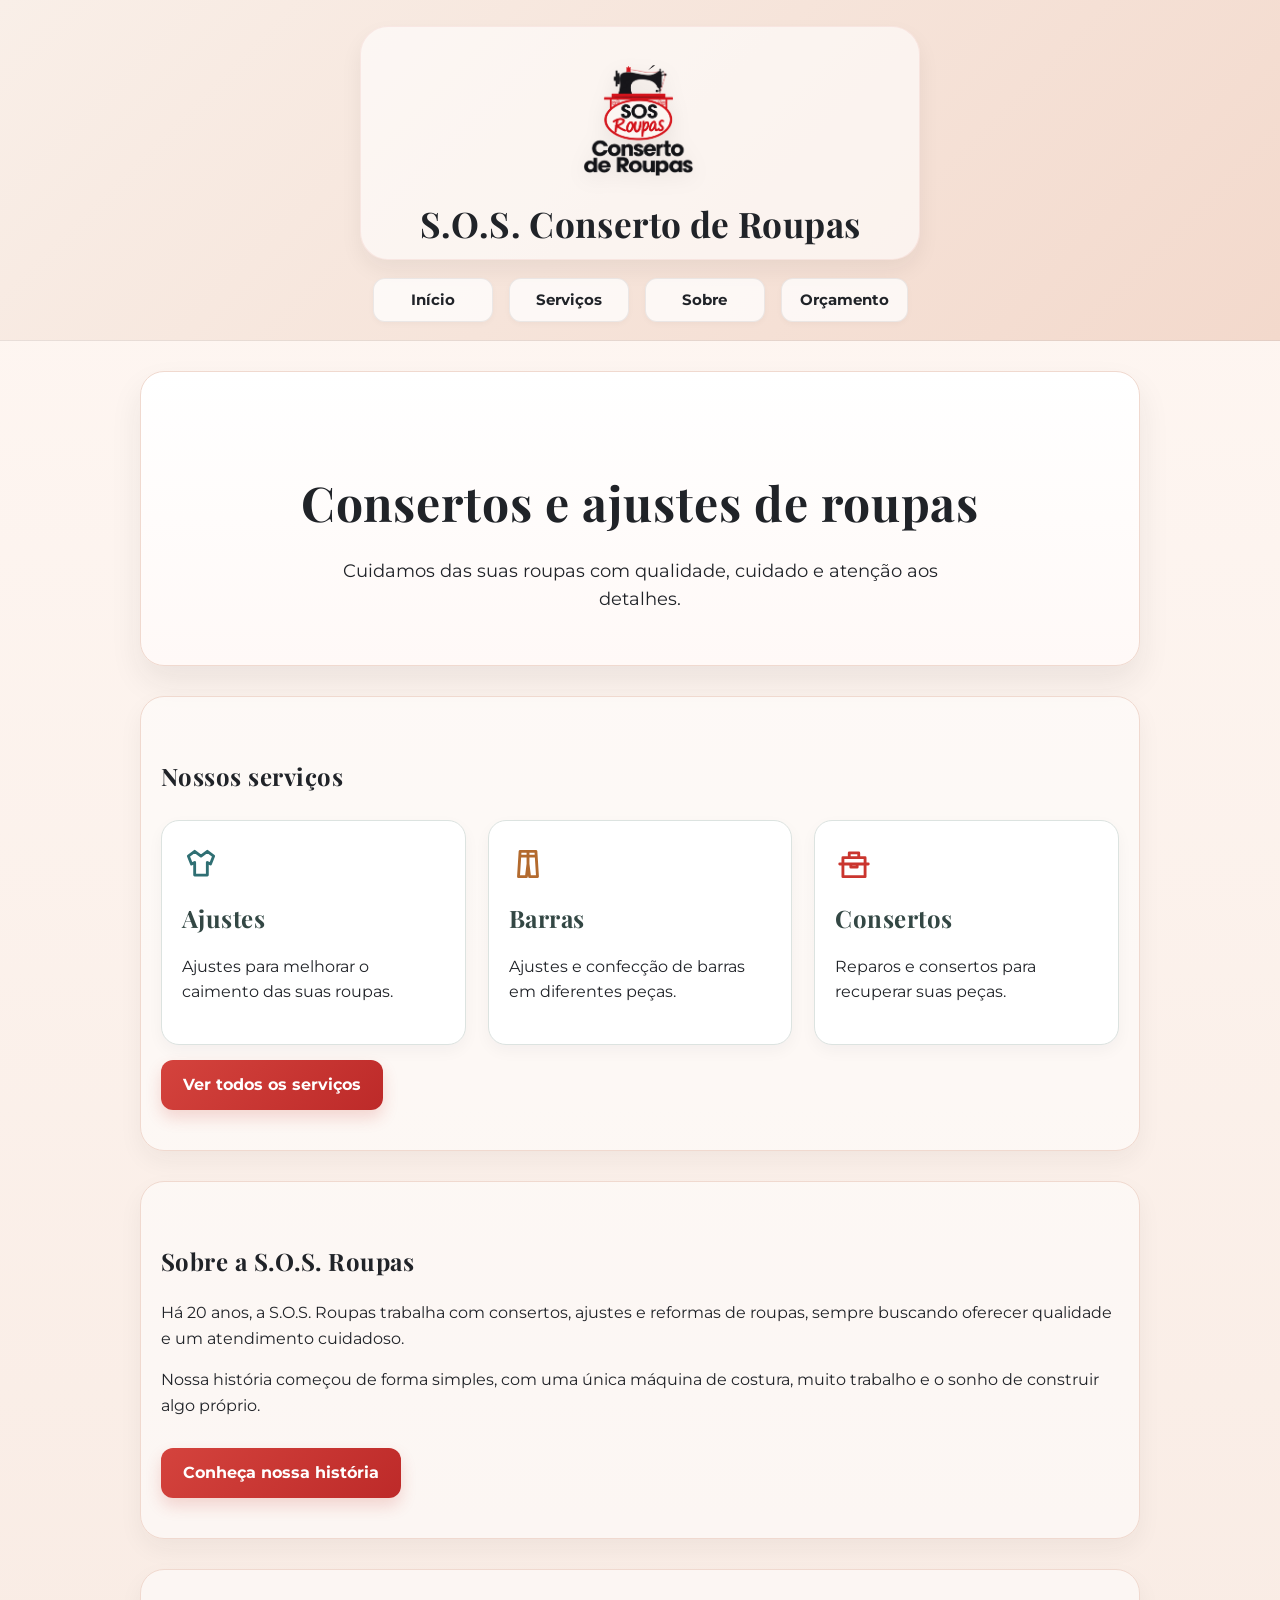
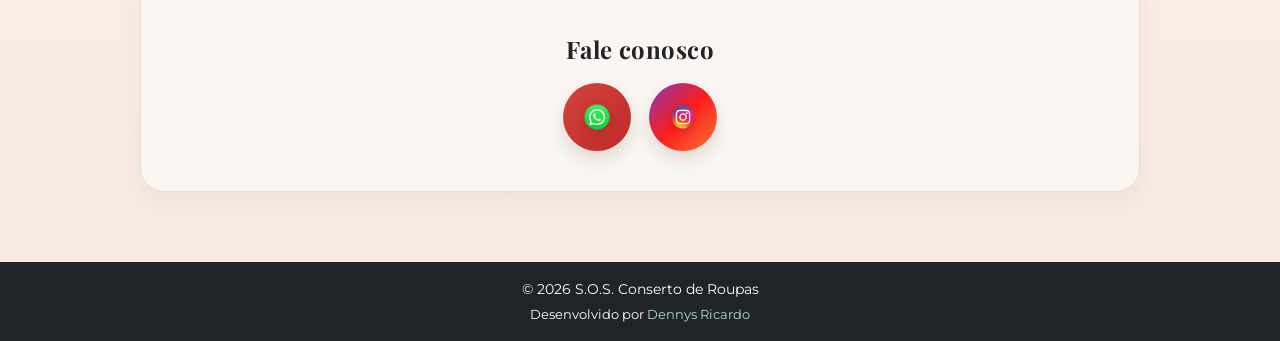
<file: index.html>
<!DOCTYPE html>
<html lang="pt-BR">

<head>
    <meta charset="UTF-8">
    <meta name="viewport" content="width=device-width, initial-scale=1.0">

    <link rel="preconnect" href="https://fonts.googleapis.com">
    <link rel="preconnect" href="https://fonts.gstatic.com" crossorigin>
    <link href="https://fonts.googleapis.com/css2?family=Montserrat:wght@400;500;600;700;800&family=Playfair+Display:wght@600;700;800&display=swap" rel="stylesheet">
    <link rel="stylesheet" href="style.css">

    <title>S.O.S. Conserto de Roupas</title>
</head>

<body>

    <!-- Cabeçalho -->
    <header>

        <div class="header-brand">
            <img class="logo" src="imagens/logo2.png" alt="Logo da S.O.S. Conserto de Roupas">
            <h1>S.O.S. Conserto de Roupas</h1>
        </div>

        <nav>
            <a href="index.html">Início</a>
            <a href="servicos.html">Serviços</a>
            <a href="sobre.html">Sobre</a>
            <a href="orcamento.html">Orçamento</a>
        </nav>

    </header>


    <!-- Conteúdo principal -->
    <main>

        <!-- Apresentação -->
        <section id="inicio">

            <h2>Consertos e ajustes de roupas</h2>

            <p>
                Cuidamos das suas roupas com qualidade,
                cuidado e atenção aos detalhes.
            </p>

        </section>


        <!-- Destaque dos serviços -->
        <section id="destaques">

            <h2>Nossos serviços</h2>

            <div class="lista-servicos">

                <article class="card-servico">

                    <span class="icone-servico" aria-hidden="true"><svg viewBox="0 0 24 24"><path d="m8 4 4 3 4-3 4 3-2 5-2-1v8H8v-8l-2 1-2-5 4-3Z" /></svg></span>
                    <h3>Ajustes</h3>

                    <p>
                        Ajustes para melhorar o caimento
                        das suas roupas.
                    </p>

                </article>


                <article class="card-servico">

                    <span class="icone-servico" aria-hidden="true"><svg viewBox="0 0 24 24"><path d="M7 4h10l1 16h-5l-1-8-1 8H6L7 4ZM8 7h8M12 4v8" /></svg></span>
                    <h3>Barras</h3>

                    <p>
                        Ajustes e confecção de barras
                        em diferentes peças.
                    </p>

                </article>


                <article class="card-servico">

                    <span class="icone-servico" aria-hidden="true"><svg viewBox="0 0 24 24"><path d="M5 8h14v12H5V8ZM9 8V5h6v3M3 12h18M10 12v2h4v-2" /></svg></span>
                    <h3>Consertos</h3>

                    <p>
                        Reparos e consertos para
                        recuperar suas peças.
                    </p>

                </article>

            </div>

            <a href="servicos.html">
                Ver todos os serviços
            </a>

        </section>


        <!-- Sobre a empresa -->
        <section id="sobre">

            <h2>Sobre a S.O.S. Roupas</h2>

            <p>
                Há 20 anos, a S.O.S. Roupas trabalha com consertos,
                ajustes e reformas de roupas, sempre buscando oferecer
                qualidade e um atendimento cuidadoso.
            </p>

            <p>
                Nossa história começou de forma simples, com uma única
                máquina de costura, muito trabalho e o sonho de
                construir algo próprio.
            </p>

            <a href="sobre.html">
                Conheça nossa história
            </a>

        </section>


        <section id="contato-rapido">

            <h2>Fale conosco</h2>

            <div class="botoes-contato">
                <a class="botao-social whatsapp" href="https://wa.me/558188065989" target="_blank" rel="noopener noreferrer" aria-label="Abrir WhatsApp">
                    <img class="icone-social" src="imagens/whatsapp-logo-png.webp" alt="Ícone do WhatsApp">
                </a>

                <a class="botao-social instagram" href="https://www.instagram.com/sos_roupas_/?utm_source=ig_web_button_share_sheet&igshid=OGQ5ZDc2ODk2ZA==" target="_blank" rel="noopener noreferrer" aria-label="Abrir Instagram">
                    <img class="icone-social" src="imagens/instagram-logo-png.webp" alt="Ícone do Instagram">
                </a>
            </div>

        </section>


        <!-- Chamada para orçamento -->
        <!-- <section id="chamada-orcamento">

            <h2>Precisa ajustar ou consertar uma roupa?</h2>

            <p>
                Solicite seu orçamento de forma rápida.
            </p>

            <a href="orcamento.html">
                Solicitar orçamento
            </a>

        </section> -->

    </main>


    <!-- Rodapé -->
    <footer>

        <p>
            &copy; 2026 S.O.S. Conserto de Roupas
        </p>
        <p class="footer-credit">
            Desenvolvido por
            <a href="https://www.linkedin.com/in/dennys-ricardo-55a051393?utm_source=share_via&amp;utm_content=profile&amp;utm_medium=member_android" target="_blank" rel="noopener noreferrer">Dennys Ricardo</a>
        </p>

    </footer>

</body>

</html>
</file>
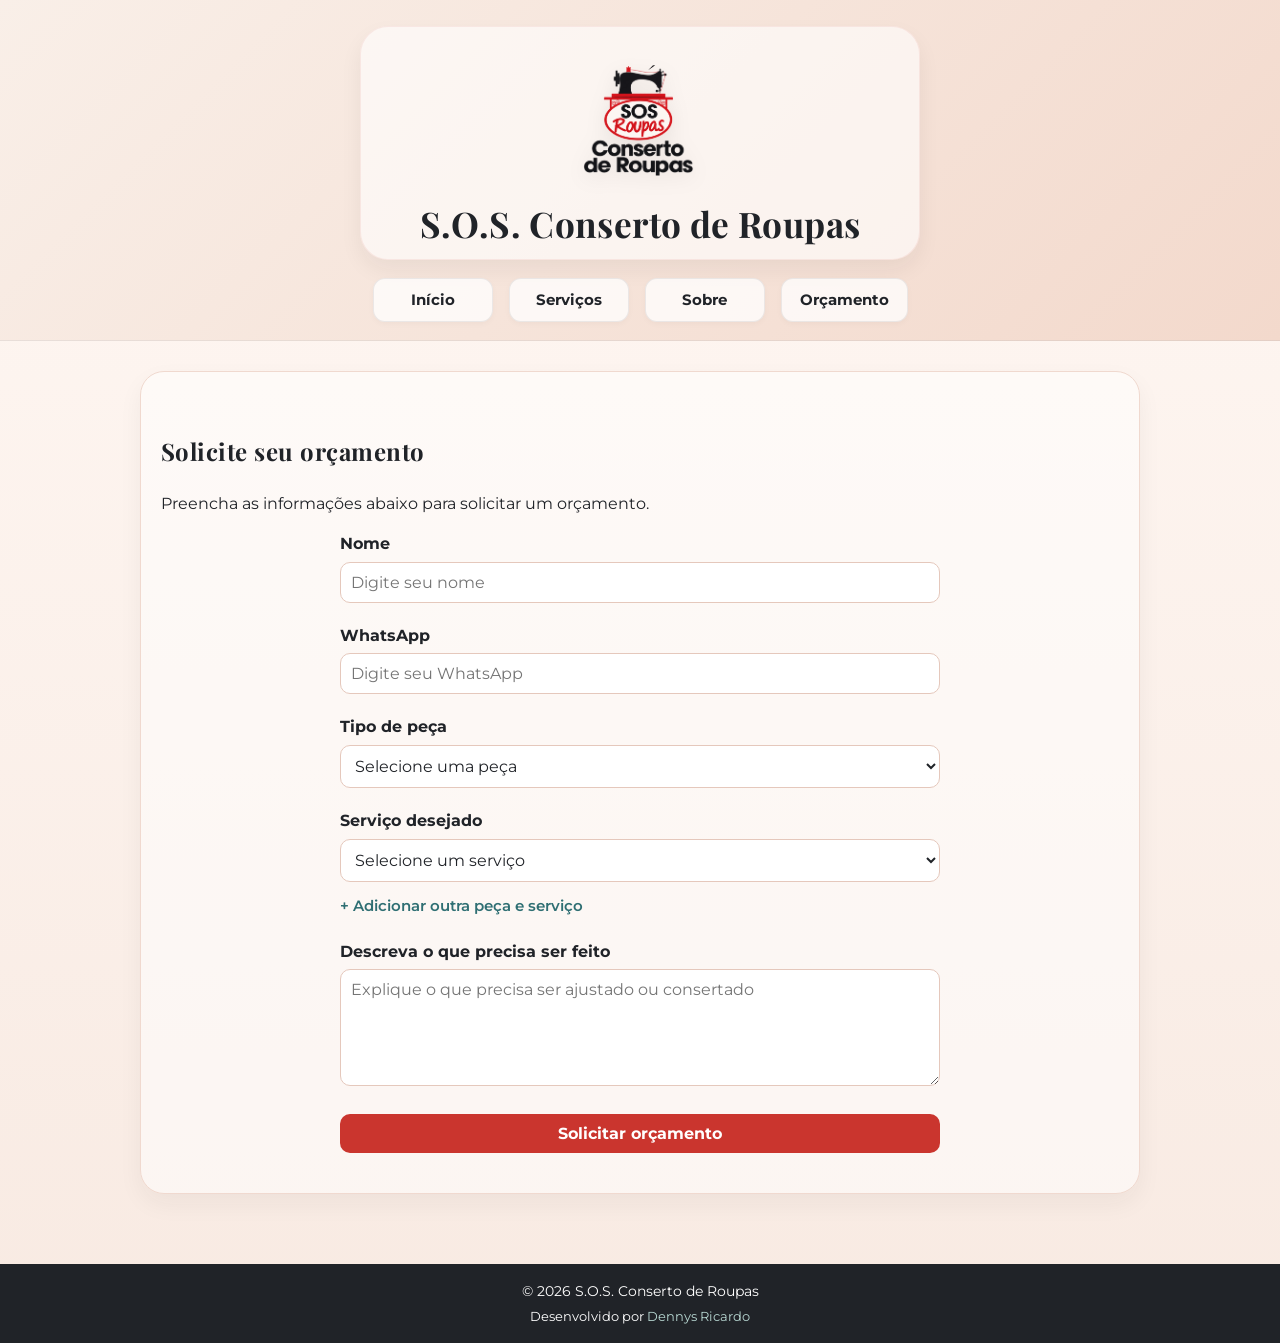
<file: orcamento.html>
<!DOCTYPE html>
<html lang="pt-BR">

<head>
    <meta charset="UTF-8">
    <meta name="viewport" content="width=device-width, initial-scale=1.0">

    <link rel="preconnect" href="https://fonts.googleapis.com">
    <link rel="preconnect" href="https://fonts.gstatic.com" crossorigin>
    <link href="https://fonts.googleapis.com/css2?family=Montserrat:wght@400;500;600;700;800&family=Playfair+Display:wght@600;700;800&display=swap" rel="stylesheet">
    <link rel="stylesheet" href="style.css">

    <title>Orçamento | S.O.S. Conserto de Roupas</title>
</head>

<body>

    <!-- Cabeçalho -->
    <header>

        <div class="header-brand">
            <img class="logo" src="imagens/logo2.png" alt="Logo da S.O.S. Conserto de Roupas">
            <h1>S.O.S. Conserto de Roupas</h1>
        </div>

        <nav>
            <a href="index.html">Início</a>
            <a href="servicos.html">Serviços</a>
            <a href="sobre.html">Sobre</a>
            <a href="orcamento.html">Orçamento</a>
        </nav>

    </header>


    <!-- Conteúdo principal -->
    <main>

        <section id="orcamento">

            <h2>Solicite seu orçamento</h2>

            <p>
                Preencha as informações abaixo para solicitar
                um orçamento.
            </p>


            <!-- Formulário -->
            <form id="formulario-orcamento">

                <!-- Nome -->
                <div class="campo">

                    <label for="nome">
                        Nome
                    </label>

                    <input
                        type="text"
                        id="nome"
                        name="nome"
                        placeholder="Digite seu nome"
                    >

                </div>


                <!-- WhatsApp -->
                <div class="campo">

                    <label for="whatsapp">
                        WhatsApp
                    </label>

                    <input
                        type="tel"
                        id="whatsapp"
                        name="whatsapp"
                        placeholder="Digite seu WhatsApp"
                    >

                </div>


                <!-- Tipo de peça -->
                <div class="campo">

                    <label for="peca">
                        Tipo de peça
                    </label>

                    <select id="peca" name="peca">

                        <option value="">
                            Selecione uma peça
                        </option>

                        <option value="calca">
                            Calça
                        </option>

                        <option value="camisa">
                            Camisa
                        </option>

                        <option value="vestido">
                            Vestido
                        </option>

                        <option value="blusa">
                            Blusa
                        </option>

                        <option value="jaqueta">
                            Jaqueta
                        </option>

                        <option value="outra">
                            Outra
                        </option>

                    </select>

                </div>


                <!-- Serviço -->
                <div class="campo">

                    <label for="servico">
                        Serviço desejado
                    </label>

                    <select id="servico" name="servico">

                        <option value="">
                            Selecione um serviço
                        </option>

                        <option value="ajuste">
                            Ajuste
                        </option>

                        <option value="barra">
                            Barra
                        </option>

                        <option value="conserto">
                            Conserto
                        </option>

                        <option value="troca-ziper">
                            Troca de zíper
                        </option>

                        <option value="outro">
                            Outro
                        </option>

                    </select>

                    <div id="servicos-adicionais"></div>

                    <button type="button" id="adicionar-servico" class="botao-adicionar-servico">
                        + Adicionar outra peça e serviço
                    </button>

                </div>


                <!-- Descrição -->
                <div class="campo">

                    <label for="descricao">
                        Descreva o que precisa ser feito
                    </label>

                    <textarea
                        id="descricao"
                        name="descricao"
                        rows="5"
                        placeholder="Explique o que precisa ser ajustado ou consertado"
                    ></textarea>

                </div>


                <!-- Botão -->
                <button type="submit">
                    Solicitar orçamento
                </button>

            </form>

        </section>

    </main>


    <!-- Rodapé -->
    <footer>

        <p>
            &copy; 2026 S.O.S. Conserto de Roupas
        </p>
        <p class="footer-credit">
            Desenvolvido por
            <a href="https://www.linkedin.com/in/dennys-ricardo-55a051393?utm_source=share_via&amp;utm_content=profile&amp;utm_medium=member_android" target="_blank" rel="noopener noreferrer">Dennys Ricardo</a>
        </p>

    </footer>


    <!-- JavaScript -->
    <script src="script.js"></script>

</body>

</html>
</file>
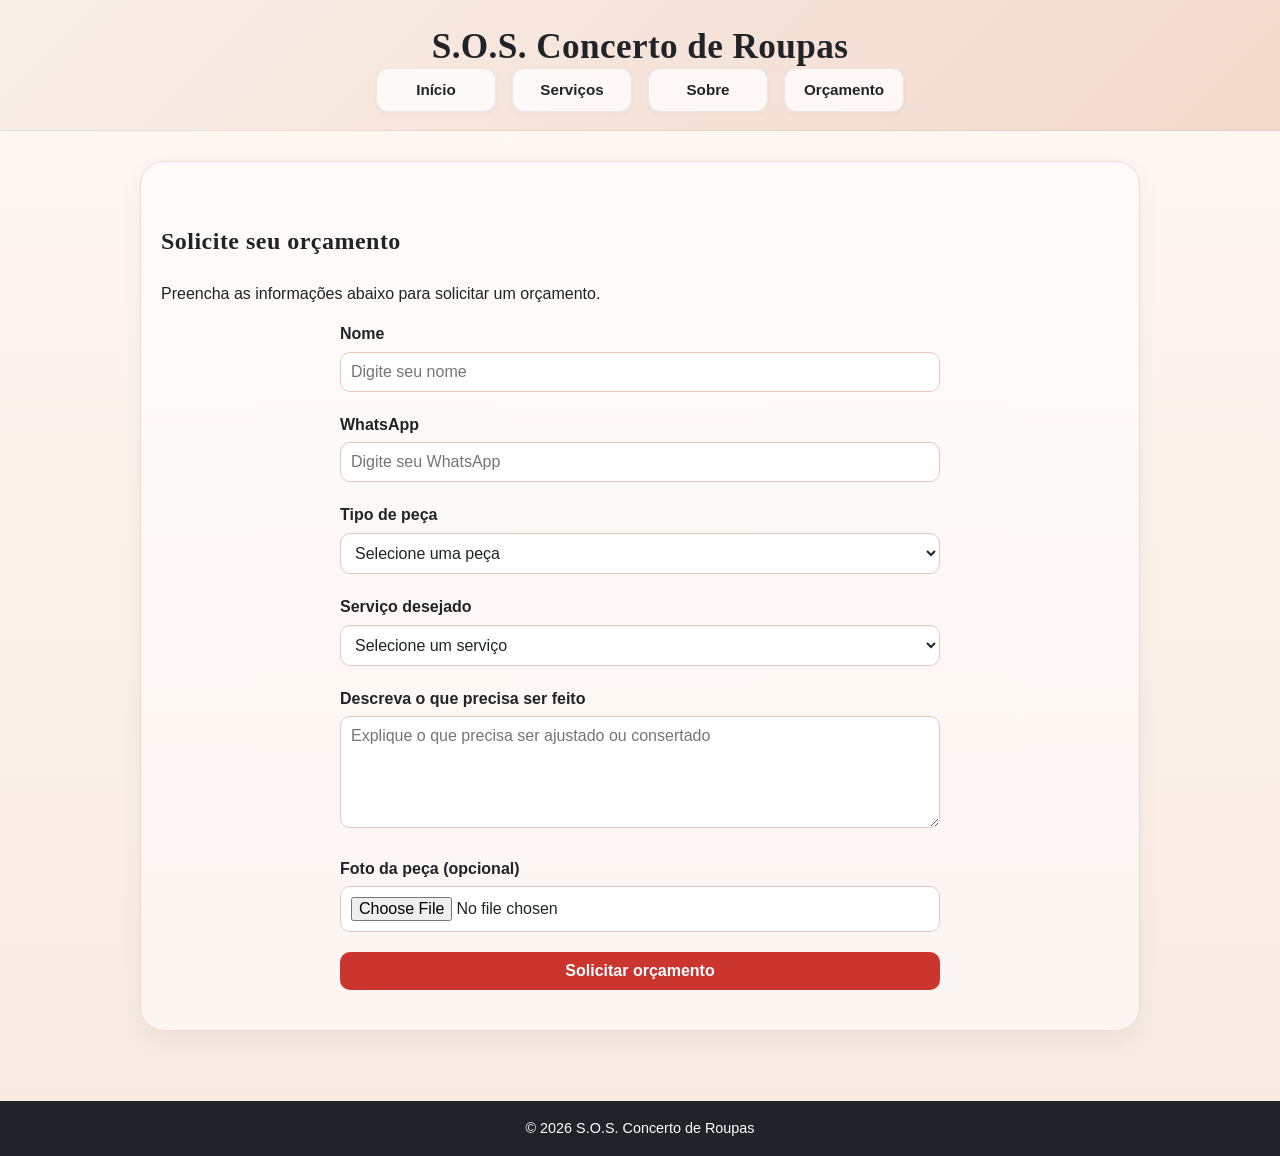
<file: orçamento.html>
<!DOCTYPE html>
<html lang="pt-BR">

<head>
    <meta charset="UTF-8">
    <meta name="viewport" content="width=device-width, initial-scale=1.0">

    <link rel="stylesheet" href="style.css">

    <title>Orçamento | S.O.S. Concerto de Roupas</title>
</head>

<body>

    <!-- Cabeçalho -->
    <header>

        <h1>S.O.S. Concerto de Roupas</h1>

        <nav>
            <a href="index.html">Início</a>
            <a href="servicos.html">Serviços</a>
            <a href="sobre.html">Sobre</a>
            <a href="orcamento.html">Orçamento</a>
        </nav>

    </header>


    <!-- Conteúdo principal -->
    <main>

        <section id="orcamento">

            <h2>Solicite seu orçamento</h2>

            <p>
                Preencha as informações abaixo para solicitar
                um orçamento.
            </p>


            <!-- Formulário -->
            <form id="formulario-orcamento">

                <!-- Nome -->
                <div class="campo">

                    <label for="nome">
                        Nome
                    </label>

                    <input
                        type="text"
                        id="nome"
                        name="nome"
                        placeholder="Digite seu nome"
                    >

                </div>


                <!-- WhatsApp -->
                <div class="campo">

                    <label for="whatsapp">
                        WhatsApp
                    </label>

                    <input
                        type="tel"
                        id="whatsapp"
                        name="whatsapp"
                        placeholder="Digite seu WhatsApp"
                    >

                </div>


                <!-- Tipo de peça -->
                <div class="campo">

                    <label for="peca">
                        Tipo de peça
                    </label>

                    <select id="peca" name="peca">

                        <option value="">
                            Selecione uma peça
                        </option>

                        <option value="calca">
                            Calça
                        </option>

                        <option value="camisa">
                            Camisa
                        </option>

                        <option value="vestido">
                            Vestido
                        </option>

                        <option value="blusa">
                            Blusa
                        </option>

                        <option value="jaqueta">
                            Jaqueta
                        </option>

                        <option value="outra">
                            Outra
                        </option>

                    </select>

                </div>


                <!-- Serviço -->
                <div class="campo">

                    <label for="servico">
                        Serviço desejado
                    </label>

                    <select id="servico" name="servico">

                        <option value="">
                            Selecione um serviço
                        </option>

                        <option value="ajuste">
                            Ajuste
                        </option>

                        <option value="barra">
                            Barra
                        </option>

                        <option value="conserto">
                            Conserto
                        </option>

                        <option value="troca-ziper">
                            Troca de zíper
                        </option>

                        <option value="outro">
                            Outro
                        </option>

                    </select>

                </div>


                <!-- Descrição -->
                <div class="campo">

                    <label for="descricao">
                        Descreva o que precisa ser feito
                    </label>

                    <textarea
                        id="descricao"
                        name="descricao"
                        rows="5"
                        placeholder="Explique o que precisa ser ajustado ou consertado"
                    ></textarea>

                </div>


                <!-- Foto -->
                <div class="campo">

                    <label for="foto">
                        Foto da peça (opcional)
                    </label>

                    <input
                        type="file"
                        id="foto"
                        name="foto"
                        accept="image/*"
                    >

                </div>


                <!-- Botão -->
                <button type="submit">
                    Solicitar orçamento
                </button>

            </form>

        </section>

    </main>


    <!-- Rodapé -->
    <footer>

        <p>
            &copy; 2026 S.O.S. Concerto de Roupas
        </p>

    </footer>


    <!-- JavaScript -->
    <script src="script.js"></script>

</body>

</html>
</file>
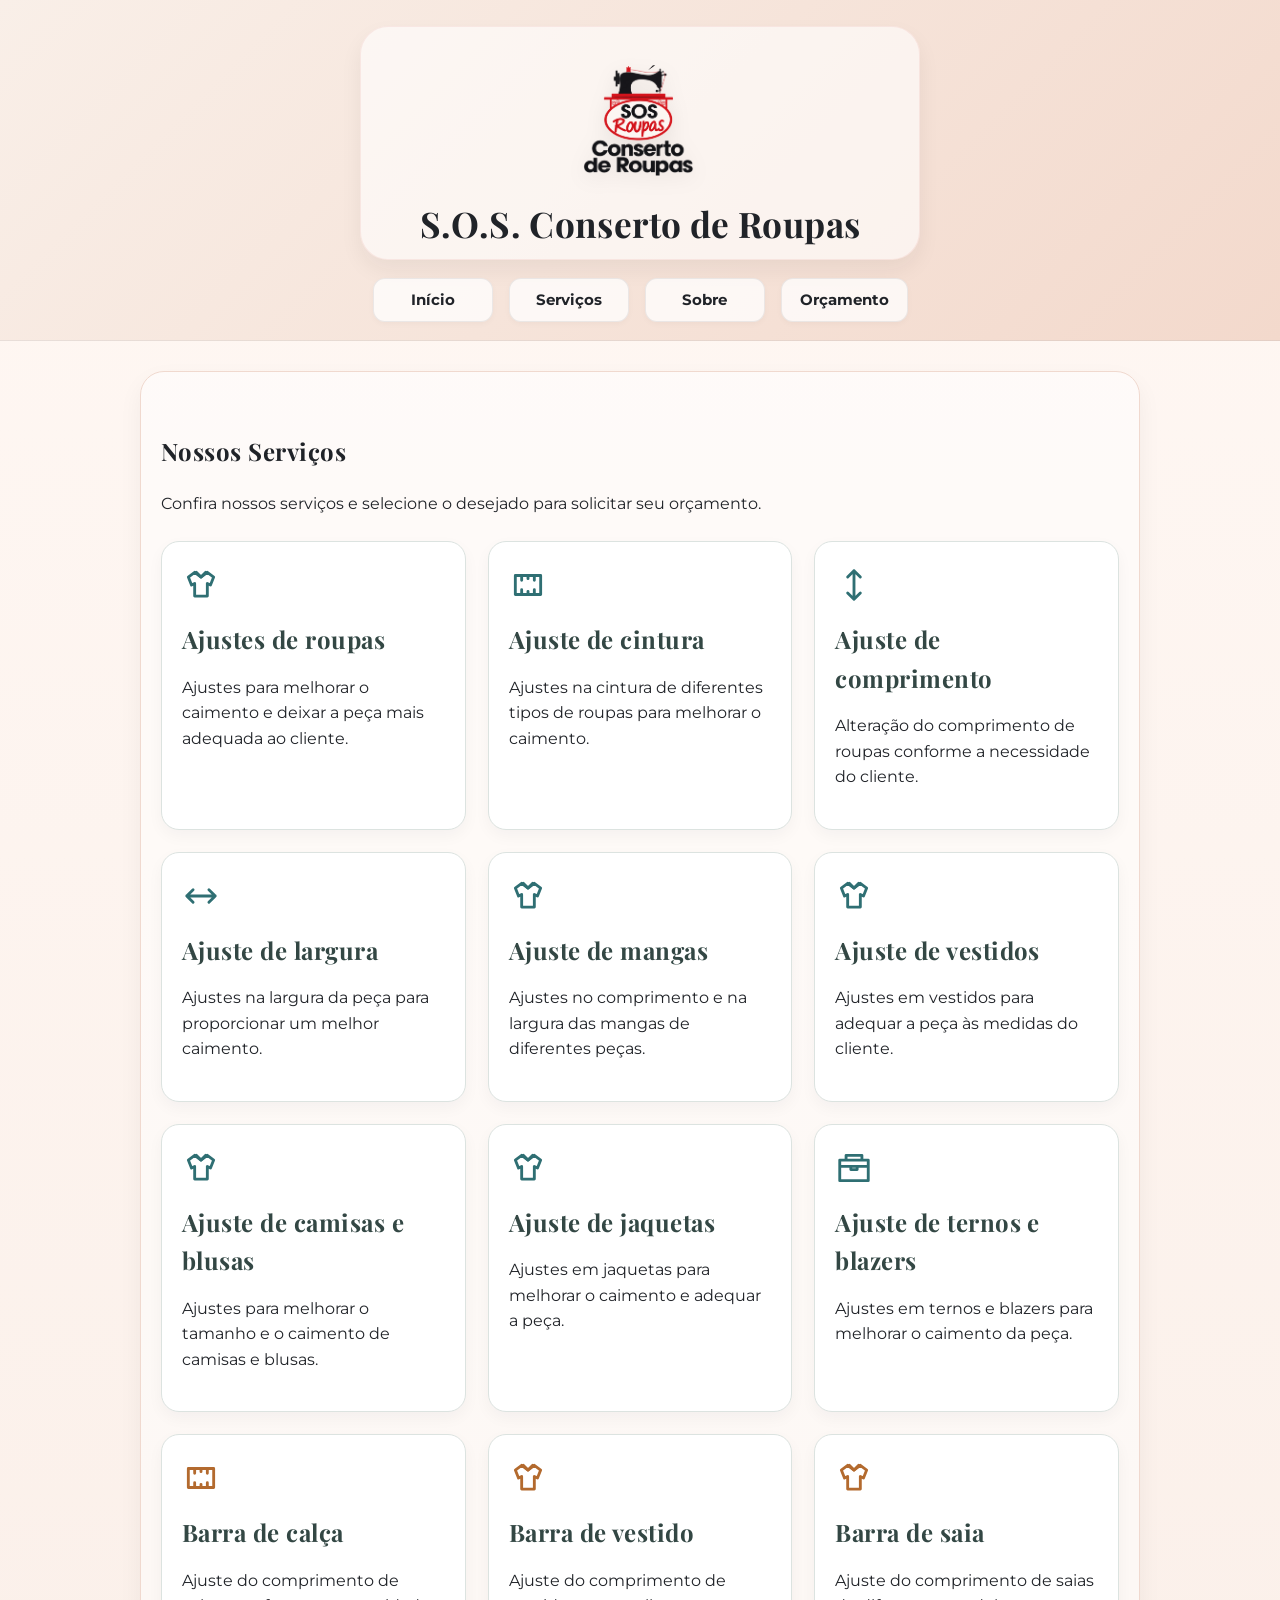
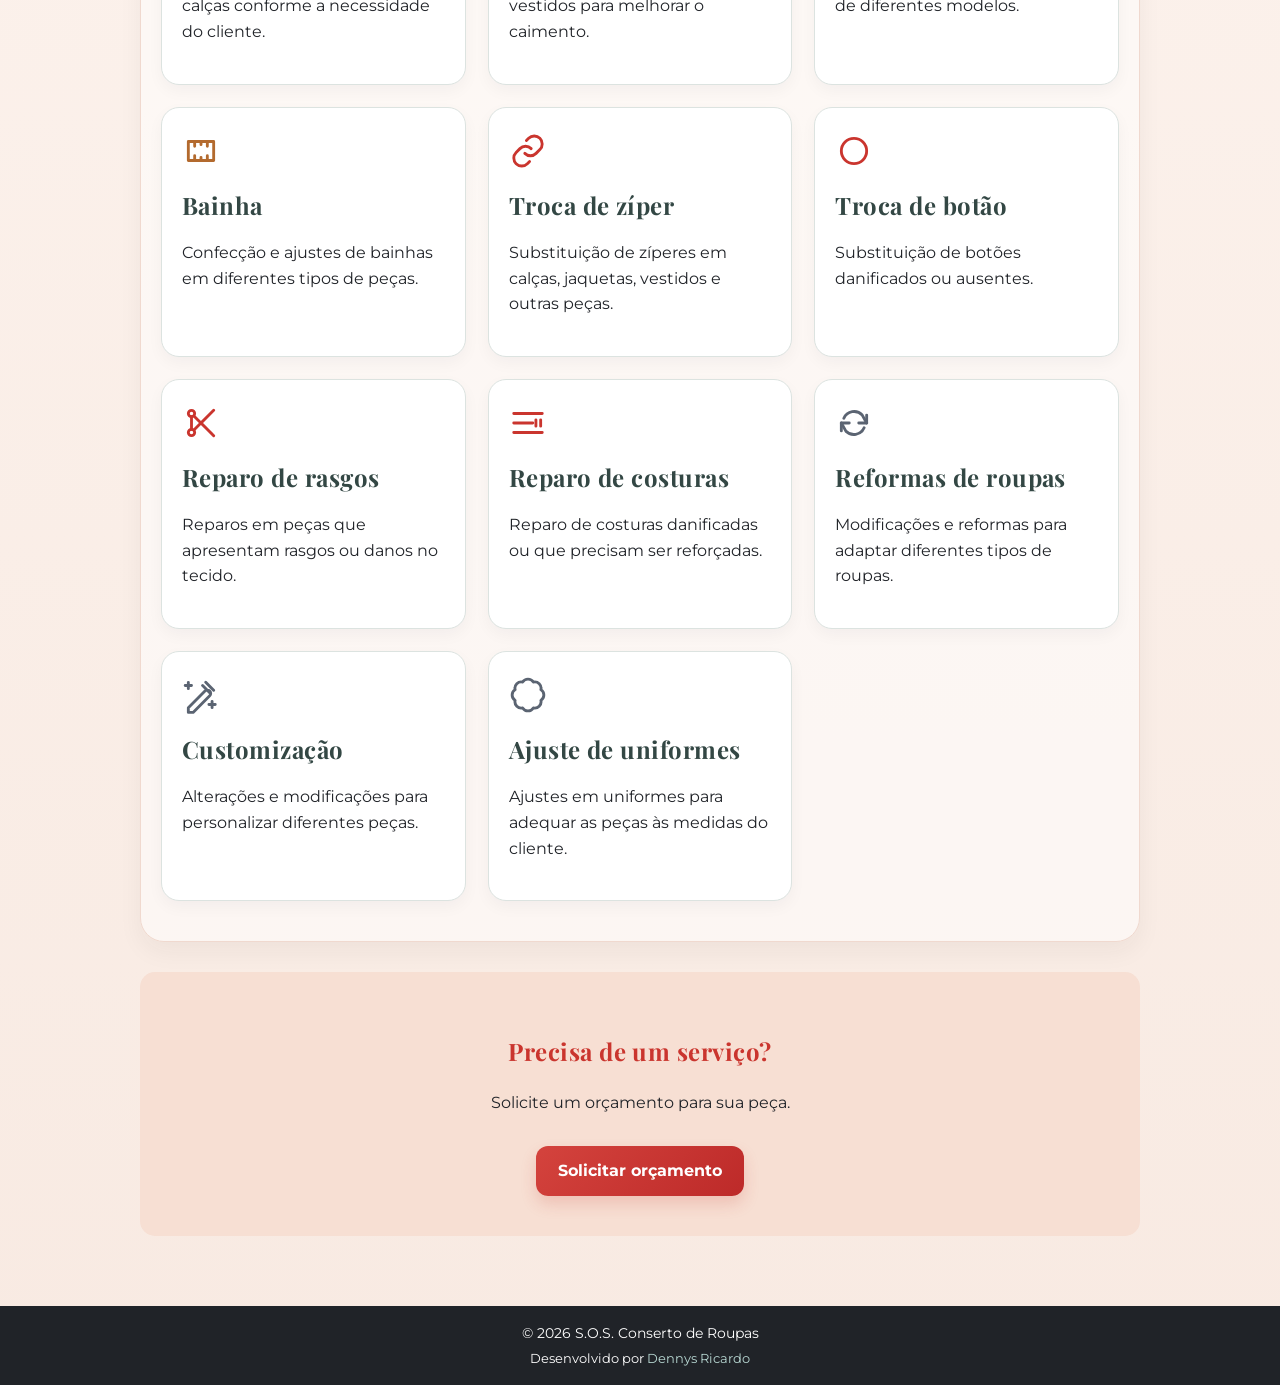
<file: servicos.html>
<!DOCTYPE html>
<html lang="pt-BR">

<head>
    <meta charset="UTF-8">
    <meta name="viewport" content="width=device-width, initial-scale=1.0">

    <link rel="preconnect" href="https://fonts.googleapis.com">
    <link rel="preconnect" href="https://fonts.gstatic.com" crossorigin>
    <link href="https://fonts.googleapis.com/css2?family=Montserrat:wght@400;500;600;700;800&family=Playfair+Display:wght@600;700;800&display=swap" rel="stylesheet">
    <link rel="stylesheet" href="style.css">

    <title>Serviços | S.O.S. Conserto de Roupas</title>
</head>

<body>

    <!-- Cabeçalho -->
    <header>

        <div class="header-brand">
            <img class="logo" src="imagens/logo2.png" alt="Logo da S.O.S. Conserto de Roupas">
            <h1>S.O.S. Conserto de Roupas</h1>
        </div>

        <nav>
            <a href="index.html">Início</a>
            <a href="servicos.html">Serviços</a>
            <a href="sobre.html">Sobre</a>
            <a href="orcamento.html">Orçamento</a>
        </nav>

    </header>


    <!-- Conteúdo principal -->
    <main>

        <!-- Título da página -->
        <section id="servicos">

            <h2>Nossos Serviços</h2>

            <p>
                Confira nossos serviços e selecione o desejado para solicitar seu orçamento.
            </p>


            <!-- Lista de serviços -->
            <div class="lista-servicos">


                <!-- Ajustes -->
                <article class="card-servico">

                    <span class="icone-servico" aria-hidden="true"><svg viewBox="0 0 24 24"><path d="m8 4 4 3 4-3 4 3-2 5-2-1v8H8v-8l-2 1-2-5 4-3Z" /><path d="m9 4 3 3 3-3" /></svg></span>
                    <h3>Ajustes de roupas</h3>

                    <p>
                        Ajustes para melhorar o caimento
                        e deixar a peça mais adequada ao cliente.
                    </p>

                </article>


                <article class="card-servico">

                    <span class="icone-servico" aria-hidden="true"><svg viewBox="0 0 24 24"><path d="M4 6h16v12H4zM8 6v3M12 6v2M16 6v3M8 18v-3M12 18v-2M16 18v-3" /></svg></span>
                    <h3>Ajuste de cintura</h3>

                    <p>
                        Ajustes na cintura de diferentes tipos
                        de roupas para melhorar o caimento.
                    </p>

                </article>


                <article class="card-servico">

                    <span class="icone-servico" aria-hidden="true"><svg viewBox="0 0 24 24"><path d="M12 3v18M8 7l4-4 4 4M8 17l4 4 4-4" /></svg></span>
                    <h3>Ajuste de comprimento</h3>

                    <p>
                        Alteração do comprimento de roupas
                        conforme a necessidade do cliente.
                    </p>

                </article>


                <article class="card-servico">

                    <span class="icone-servico" aria-hidden="true"><svg viewBox="0 0 24 24"><path d="M3 12h18M7 8l-4 4 4 4M17 8l4 4-4 4" /></svg></span>
                    <h3>Ajuste de largura</h3>

                    <p>
                        Ajustes na largura da peça para
                        proporcionar um melhor caimento.
                    </p>

                </article>


                <article class="card-servico">

                    <span class="icone-servico" aria-hidden="true"><svg viewBox="0 0 24 24"><path d="m8 4 4 3 4-3 4 3-2 5-2-1v8H8v-8l-2 1-2-5 4-3Z" /><path d="m9 4 3 3 3-3" /></svg></span>
                    <h3>Ajuste de mangas</h3>

                    <p>
                        Ajustes no comprimento e na largura
                        das mangas de diferentes peças.
                    </p>

                </article>


                <article class="card-servico">

                    <span class="icone-servico" aria-hidden="true"><svg viewBox="0 0 24 24"><path d="m8 4 4 3 4-3 4 3-2 5-2-1v8H8v-8l-2 1-2-5 4-3Z" /><path d="m9 4 3 3 3-3" /></svg></span>
                    <h3>Ajuste de vestidos</h3>

                    <p>
                        Ajustes em vestidos para adequar
                        a peça às medidas do cliente.
                    </p>

                </article>


                <article class="card-servico">

                    <span class="icone-servico" aria-hidden="true"><svg viewBox="0 0 24 24"><path d="m8 4 4 3 4-3 4 3-2 5-2-1v8H8v-8l-2 1-2-5 4-3Z" /><path d="m9 4 3 3 3-3" /></svg></span>
                    <h3>Ajuste de camisas e blusas</h3>

                    <p>
                        Ajustes para melhorar o tamanho
                        e o caimento de camisas e blusas.
                    </p>

                </article>


                <article class="card-servico">

                    <span class="icone-servico" aria-hidden="true"><svg viewBox="0 0 24 24"><path d="m8 4 4 3 4-3 4 3-2 5-2-1v8H8v-8l-2 1-2-5 4-3Z" /><path d="m9 4 3 3 3-3" /></svg></span>
                    <h3>Ajuste de jaquetas</h3>

                    <p>
                        Ajustes em jaquetas para melhorar
                        o caimento e adequar a peça.
                    </p>

                </article>


                <article class="card-servico">

                    <span class="icone-servico" aria-hidden="true"><svg viewBox="0 0 24 24"><path d="M3 7h18v13H3zM7 7V4h10v3M3 11h18M10 11v2h4v-2" /></svg></span>
                    <h3>Ajuste de ternos e blazers</h3>

                    <p>
                        Ajustes em ternos e blazers para
                        melhorar o caimento da peça.
                    </p>

                </article>


                <!-- Barras e bainhas -->
                <article class="card-servico">

                    <span class="icone-servico" aria-hidden="true"><svg viewBox="0 0 24 24"><path d="M4 6h16v12H4zM8 6v3M12 6v2M16 6v3M8 18v-3M12 18v-2M16 18v-3" /></svg></span>
                    <h3>Barra de calça</h3>

                    <p>
                        Ajuste do comprimento de calças
                        conforme a necessidade do cliente.
                    </p>

                </article>


                <article class="card-servico">

                    <span class="icone-servico" aria-hidden="true"><svg viewBox="0 0 24 24"><path d="m8 4 4 3 4-3 4 3-2 5-2-1v8H8v-8l-2 1-2-5 4-3Z" /><path d="m9 4 3 3 3-3" /></svg></span>
                    <h3>Barra de vestido</h3>

                    <p>
                        Ajuste do comprimento de vestidos
                        para melhorar o caimento.
                    </p>

                </article>


                <article class="card-servico">

                    <span class="icone-servico" aria-hidden="true"><svg viewBox="0 0 24 24"><path d="m8 4 4 3 4-3 4 3-2 5-2-1v8H8v-8l-2 1-2-5 4-3Z" /><path d="m9 4 3 3 3-3" /></svg></span>
                    <h3>Barra de saia</h3>

                    <p>
                        Ajuste do comprimento de saias
                        de diferentes modelos.
                    </p>

                </article>


                <article class="card-servico">

                    <span class="icone-servico" aria-hidden="true"><svg viewBox="0 0 24 24"><path d="M4 6h16v12H4zM8 6v3M12 6v2M16 6v3M8 18v-3M12 18v-2M16 18v-3" /></svg></span>
                    <h3>Bainha</h3>

                    <p>
                        Confecção e ajustes de bainhas
                        em diferentes tipos de peças.
                    </p>

                </article>


                <!-- Consertos -->
                <article class="card-servico">

                    <span class="icone-servico" aria-hidden="true"><svg viewBox="0 0 24 24"><path d="M10 13.5a5 5 0 0 0 7.1 0l2.4-2.4a5 5 0 0 0-7.1-7.1L11 5.4M14 10.5a5 5 0 0 0-7.1 0l-2.4 2.4a5 5 0 0 0 7.1 7.1l1.4-1.4" /></svg></span>
                    <h3>Troca de zíper</h3>

                    <p>
                        Substituição de zíperes em calças,
                        jaquetas, vestidos e outras peças.
                    </p>

                </article>


                <article class="card-servico">

                    <span class="icone-servico" aria-hidden="true"><svg viewBox="0 0 24 24"><circle cx="12" cy="12" r="8" /></svg></span>
                    <h3>Troca de botão</h3>

                    <p>
                        Substituição de botões danificados
                        ou ausentes.
                    </p>

                </article>


                <article class="card-servico">

                    <span class="icone-servico" aria-hidden="true"><svg viewBox="0 0 24 24"><circle cx="6" cy="6" r="2" /><circle cx="6" cy="18" r="2" /><path d="m20 4-7.5 7.5M6 8v8m14 4-7.5-7.5M8 8l12 12M8 16 20 4" /></svg></span>
                    <h3>Reparo de rasgos</h3>

                    <p>
                        Reparos em peças que apresentam
                        rasgos ou danos no tecido.
                    </p>

                </article>


                <article class="card-servico">

                    <span class="icone-servico" aria-hidden="true"><svg viewBox="0 0 24 24"><path d="M3 6h18M3 12h12M3 18h18M17 10v4M20 10v4" /></svg></span>
                    <h3>Reparo de costuras</h3>

                    <p>
                        Reparo de costuras danificadas
                        ou que precisam ser reforçadas.
                    </p>

                </article>


                <!-- Reformas -->
                <article class="card-servico">

                    <span class="icone-servico" aria-hidden="true"><svg viewBox="0 0 24 24"><path d="M20 7v5h-5M4 17v-5h5" /><path d="M5.6 9a7 7 0 0 1 11.6-2L20 12M4 12l2.8 5a7 7 0 0 0 11.6-2" /></svg></span>
                    <h3>Reformas de roupas</h3>

                    <p>
                        Modificações e reformas para adaptar
                        diferentes tipos de roupas.
                    </p>

                </article>


                <article class="card-servico">

                    <span class="icone-servico" aria-hidden="true"><svg viewBox="0 0 24 24"><path d="m15 4 5 5M13 6l5 5M4 20l10.5-10.5a2.1 2.1 0 0 1 3 3L7 23H4zM4 4v4M2 6h4M19 16v4M17 18h4" /></svg></span>
                    <h3>Customização</h3>

                    <p>
                        Alterações e modificações para
                        personalizar diferentes peças.
                    </p>

                </article>


                <article class="card-servico">

                    <span class="icone-servico" aria-hidden="true"><svg viewBox="0 0 24 24"><path d="M3.85 8.62a4 4 0 0 1 4.77-4.77 4 4 0 0 1 6.76 0 4 4 0 0 1 4.77 4.77 4 4 0 0 1 0 6.76 4 4 0 0 1-4.77 4.77 4 4 0 0 1-6.76 0 4 4 0 0 1-4.77-4.77 4 4 0 0 1 0-6.76Z" /></svg></span>
                    <h3>Ajuste de uniformes</h3>

                    <p>
                        Ajustes em uniformes para adequar
                        as peças às medidas do cliente.
                    </p>

                </article>


            </div>

        </section>


        <!-- Chamada para orçamento -->
        <section id="chamada-orcamento">

            <h2>Precisa de um serviço?</h2>

            <p>
                Solicite um orçamento para sua peça.
            </p>

            <a href="orcamento.html">
                Solicitar orçamento
            </a>

        </section>

    </main>


    <!-- Rodapé -->
    <footer>

        <p>
            &copy; 2026 S.O.S. Conserto de Roupas
        </p>
        <p class="footer-credit">
            Desenvolvido por
            <a href="https://www.linkedin.com/in/dennys-ricardo-55a051393?utm_source=share_via&amp;utm_content=profile&amp;utm_medium=member_android" target="_blank" rel="noopener noreferrer">Dennys Ricardo</a>
        </p>

    </footer>


    <!-- JavaScript -->
    <script src="script.js"></script>

</body>

</html>
</file>
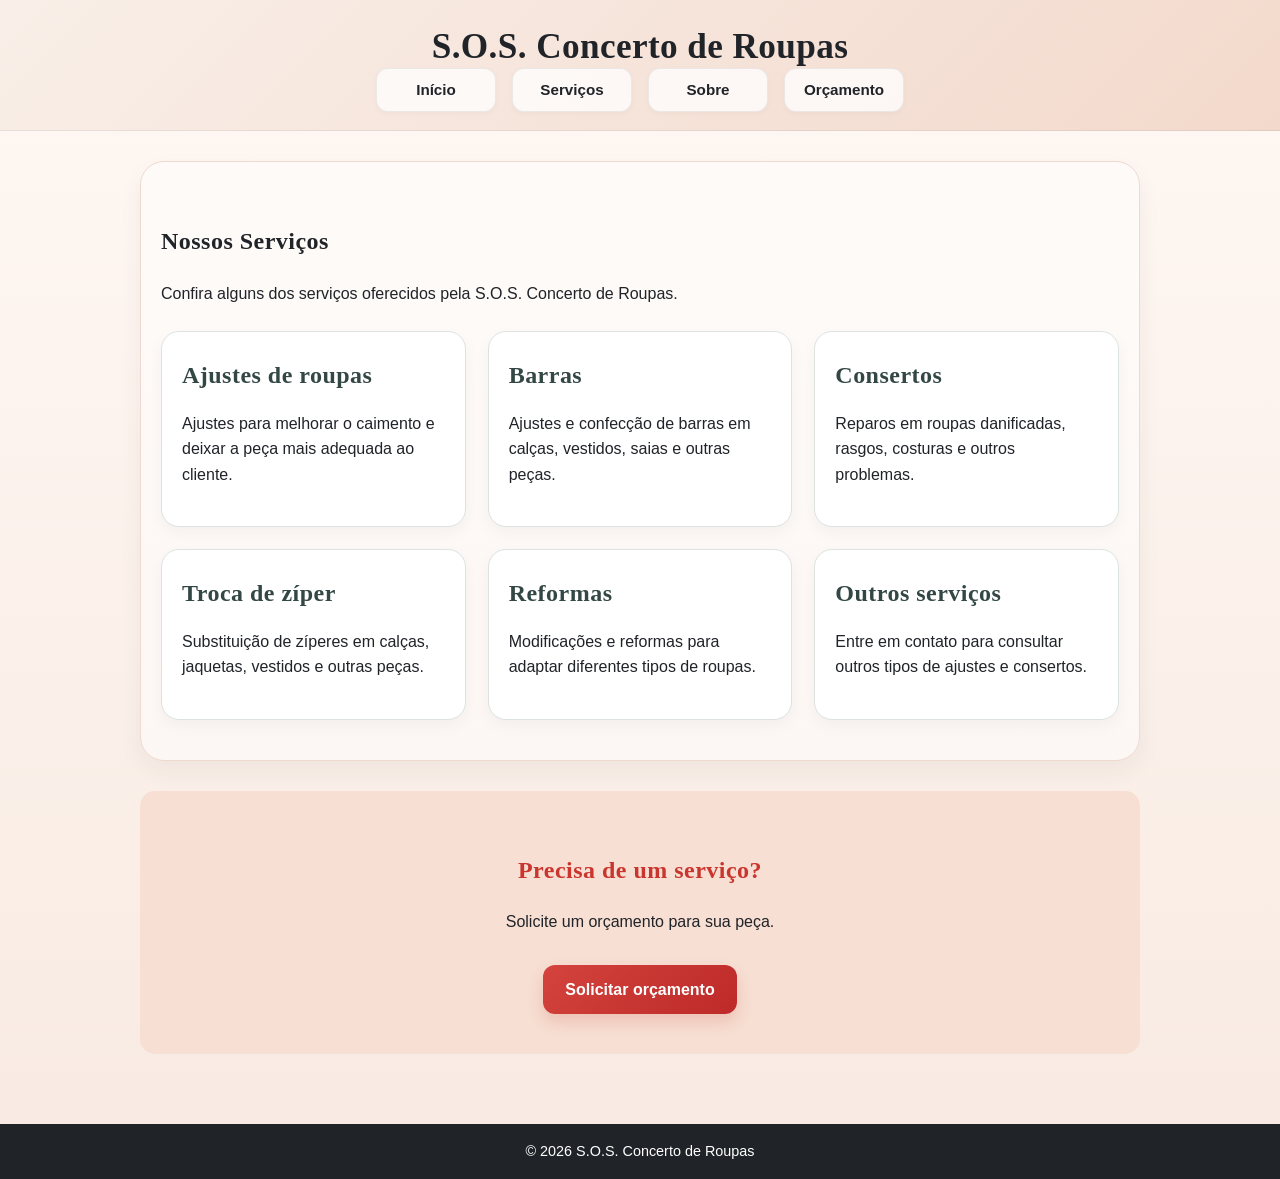
<file: serviços.html>
<!DOCTYPE html>
<html lang="pt-BR">

<head>
    <meta charset="UTF-8">
    <meta name="viewport" content="width=device-width, initial-scale=1.0">

    <link rel="stylesheet" href="style.css">

    <title>Serviços | S.O.S. Concerto de Roupas</title>
</head>

<body>

    <!-- Cabeçalho -->
    <header>

        <h1>S.O.S. Concerto de Roupas</h1>

        <nav>
            <a href="index.html">Início</a>
            <a href="servicos.html">Serviços</a>
            <a href="sobre.html">Sobre</a>
            <a href="orcamento.html">Orçamento</a>
        </nav>

    </header>


    <!-- Conteúdo principal -->
    <main>

        <!-- Título da página -->
        <section id="servicos">

            <h2>Nossos Serviços</h2>

            <p>
                Confira alguns dos serviços oferecidos
                pela S.O.S. Concerto de Roupas.
            </p>


            <!-- Lista de serviços -->
            <div class="lista-servicos">

                <!-- Serviço 1 -->
                <article class="card-servico">

                    <h3>Ajustes de roupas</h3>

                    <p>
                        Ajustes para melhorar o caimento
                        e deixar a peça mais adequada ao cliente.
                    </p>

                </article>


                <!-- Serviço 2 -->
                <article class="card-servico">

                    <h3>Barras</h3>

                    <p>
                        Ajustes e confecção de barras
                        em calças, vestidos, saias e outras peças.
                    </p>

                </article>


                <!-- Serviço 3 -->
                <article class="card-servico">

                    <h3>Consertos</h3>

                    <p>
                        Reparos em roupas danificadas,
                        rasgos, costuras e outros problemas.
                    </p>

                </article>


                <!-- Serviço 4 -->
                <article class="card-servico">

                    <h3>Troca de zíper</h3>

                    <p>
                        Substituição de zíperes em
                        calças, jaquetas, vestidos e outras peças.
                    </p>

                </article>


                <!-- Serviço 5 -->
                <article class="card-servico">

                    <h3>Reformas</h3>

                    <p>
                        Modificações e reformas para
                        adaptar diferentes tipos de roupas.
                    </p>

                </article>


                <!-- Serviço 6 -->
                <article class="card-servico">

                    <h3>Outros serviços</h3>

                    <p>
                        Entre em contato para consultar
                        outros tipos de ajustes e consertos.
                    </p>

                </article>

            </div>

        </section>


        <!-- Chamada para orçamento -->
        <section id="chamada-orcamento">

            <h2>Precisa de um serviço?</h2>

            <p>
                Solicite um orçamento para sua peça.
            </p>

            <a href="orcamento.html">
                Solicitar orçamento
            </a>

        </section>

    </main>


    <!-- Rodapé -->
    <footer>

        <p>
            &copy; 2026 S.O.S. Concerto de Roupas
        </p>

    </footer>

</body>

</html>
</file>
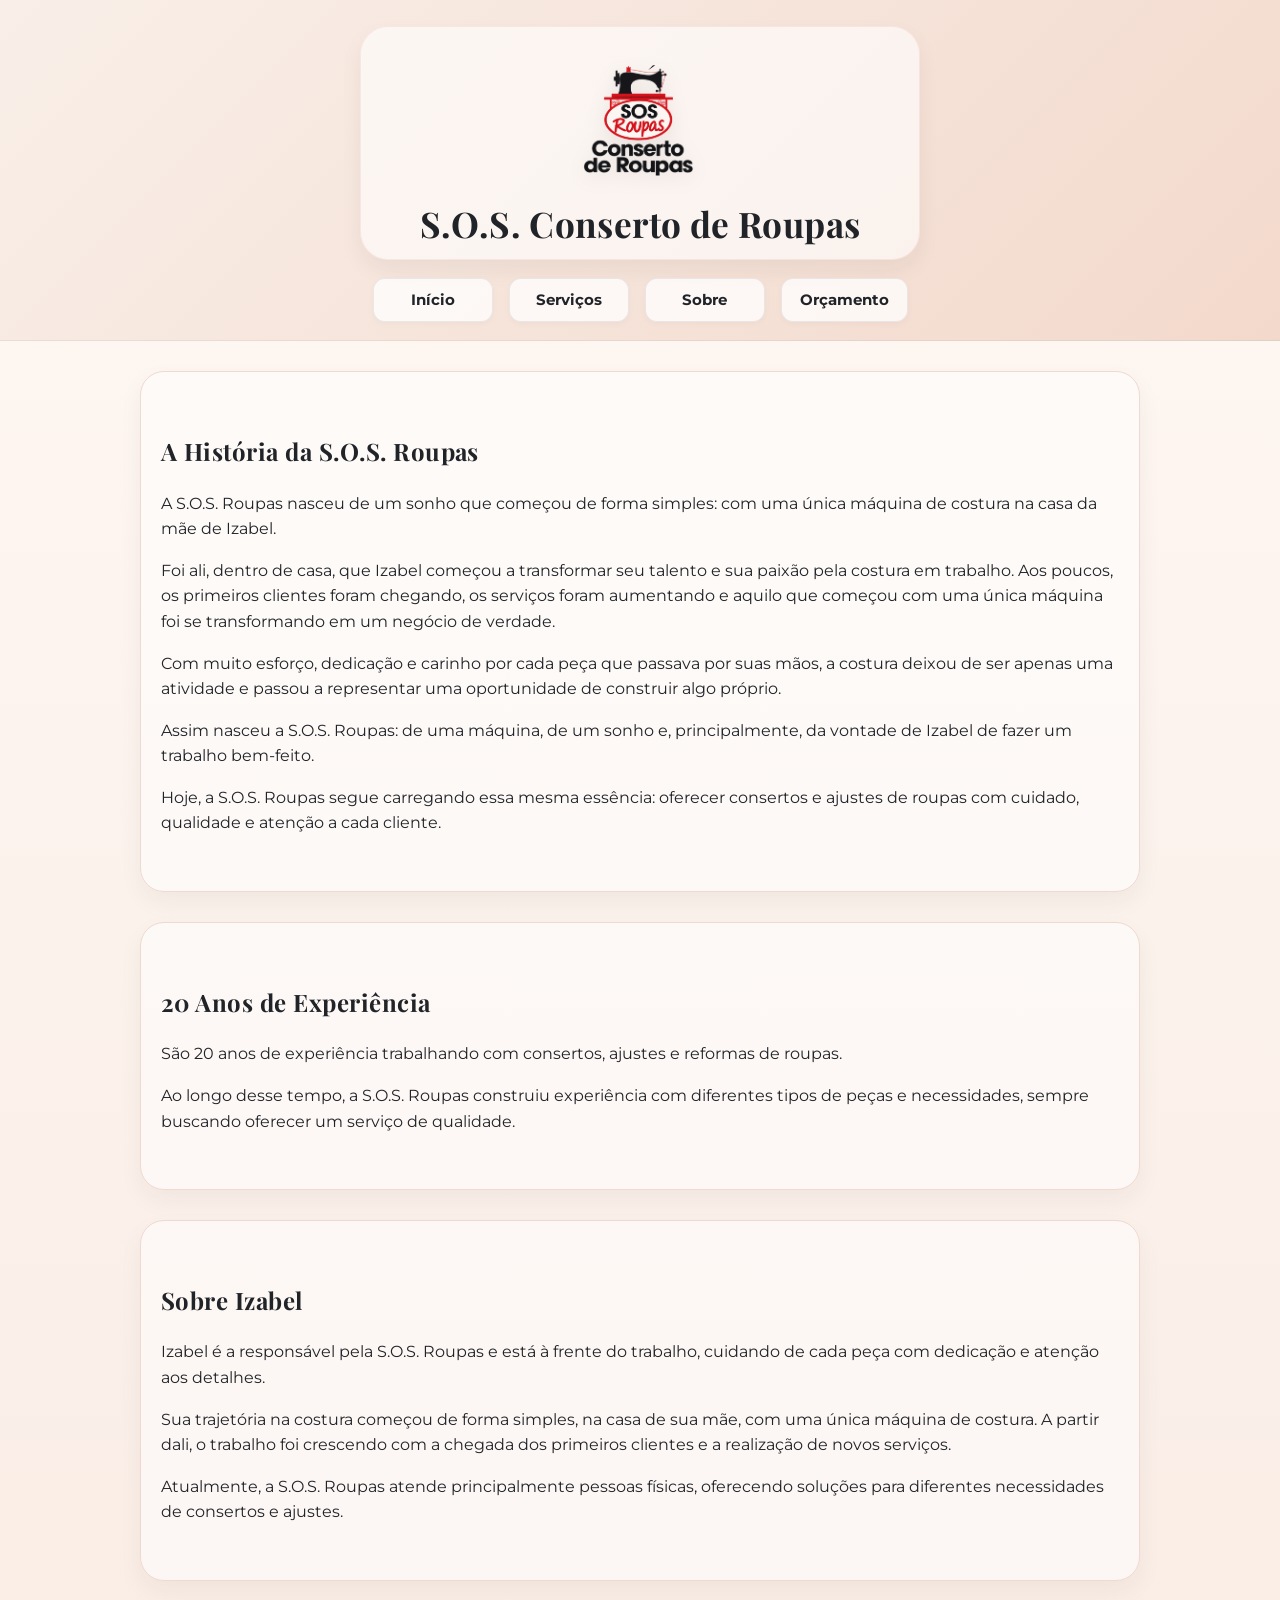
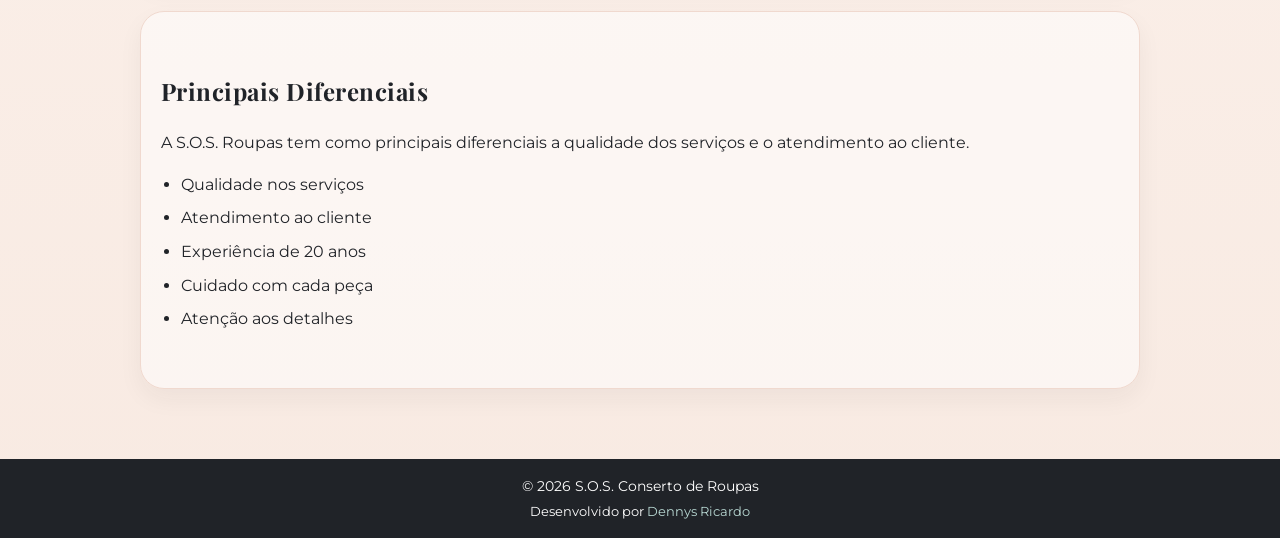
<file: sobre.html>
<!DOCTYPE html>
<html lang="pt-BR">

<head>
    <meta charset="UTF-8">
    <meta name="viewport" content="width=device-width, initial-scale=1.0">

    <link rel="preconnect" href="https://fonts.googleapis.com">
    <link rel="preconnect" href="https://fonts.gstatic.com" crossorigin>
    <link href="https://fonts.googleapis.com/css2?family=Montserrat:wght@400;500;600;700;800&family=Playfair+Display:wght@600;700;800&display=swap" rel="stylesheet">
    <link rel="stylesheet" href="style.css">

    <title>Sobre | S.O.S. Conserto de Roupas</title>
</head>

<body>

    <!-- Cabeçalho -->
    <header>

        <div class="header-brand">
            <img class="logo" src="imagens/logo2.png" alt="Logo da S.O.S. Conserto de Roupas">
            <h1>S.O.S. Conserto de Roupas</h1>
        </div>

        <nav>
            <a href="index.html">Início</a>
            <a href="servicos.html">Serviços</a>
            <a href="sobre.html">Sobre</a>
            <a href="orcamento.html">Orçamento</a>
        </nav>

    </header>


    <!-- Conteúdo principal -->
    <main>

        <!-- História da empresa -->
        <section id="sobre">

            <h2>A História da S.O.S. Roupas</h2>

            <p>
                A S.O.S. Roupas nasceu de um sonho que começou de forma simples:
                com uma única máquina de costura na casa da mãe de Izabel.
            </p>

            <p>
                Foi ali, dentro de casa, que Izabel começou a transformar seu
                talento e sua paixão pela costura em trabalho. Aos poucos,
                os primeiros clientes foram chegando, os serviços foram
                aumentando e aquilo que começou com uma única máquina foi
                se transformando em um negócio de verdade.
            </p>

            <p>
                Com muito esforço, dedicação e carinho por cada peça que
                passava por suas mãos, a costura deixou de ser apenas uma
                atividade e passou a representar uma oportunidade de
                construir algo próprio.
            </p>

            <p>
                Assim nasceu a S.O.S. Roupas: de uma máquina, de um sonho e,
                principalmente, da vontade de Izabel de fazer um trabalho
                bem-feito.
            </p>

            <p>
                Hoje, a S.O.S. Roupas segue carregando essa mesma essência:
                oferecer consertos e ajustes de roupas com cuidado, qualidade
                e atenção a cada cliente.
            </p>

        </section>


        <!-- Nossa experiência -->
        <section id="experiencia">

            <h2>20 Anos de Experiência</h2>

            <p>
                São 20 anos de experiência trabalhando com consertos,
                ajustes e reformas de roupas.
            </p>

            <p>
                Ao longo desse tempo, a S.O.S. Roupas construiu experiência
                com diferentes tipos de peças e necessidades, sempre
                buscando oferecer um serviço de qualidade.
            </p>

        </section>


        <!-- Sobre Izabel -->
        <section id="empresa">

            <h2>Sobre Izabel</h2>

            <p>
                Izabel é a responsável pela S.O.S. Roupas e está
                à frente do trabalho, cuidando de cada peça com
                dedicação e atenção aos detalhes.
            </p>

            <p>
                Sua trajetória na costura começou de forma simples,
                na casa de sua mãe, com uma única máquina de costura.
                A partir dali, o trabalho foi crescendo com a chegada
                dos primeiros clientes e a realização de novos serviços.
            </p>

            <p>
                Atualmente, a S.O.S. Roupas atende principalmente
                pessoas físicas, oferecendo soluções para diferentes
                necessidades de consertos e ajustes.
            </p>

        </section>


        <!-- Diferenciais -->
        <section id="diferenciais">

            <h2>Principais Diferenciais</h2>

            <p>
                A S.O.S. Roupas tem como principais diferenciais
                a qualidade dos serviços e o atendimento ao cliente.
            </p>

            <ul>

                <li>
                    Qualidade nos serviços
                </li>

                <li>
                    Atendimento ao cliente
                </li>

                <li>
                    Experiência de 20 anos
                </li>

                <li>
                    Cuidado com cada peça
                </li>

                <li>
                    Atenção aos detalhes
                </li>

            </ul>

        </section>


        <!-- Chamada para orçamento -->
        <!-- <section id="chamada-orcamento">

            <h2>Precisa de um conserto?</h2>

            <p>
                Entre em contato ou solicite seu orçamento.
            </p>

            <a href="orcamento.html">
                Solicitar orçamento
            </a>

        </section> -->

    </main>


    <!-- Rodapé -->
    <footer>

        <p>
            &copy; 2026 S.O.S. Conserto de Roupas
        </p>
        <p class="footer-credit">
            Desenvolvido por
            <a href="https://www.linkedin.com/in/dennys-ricardo-55a051393?utm_source=share_via&amp;utm_content=profile&amp;utm_medium=member_android" target="_blank" rel="noopener noreferrer">Dennys Ricardo</a>
        </p>

    </footer>

</body>

</html>
</file>
<file: style.css>
/* ==============================
   CONFIGURAÇÕES GERAIS
   ============================== */

* {
    box-sizing: border-box;
}

html {
    scroll-behavior: smooth;
}

body {
    margin: 0;
    font-family: "Montserrat", "Segoe UI", Tahoma, Geneva, Verdana, sans-serif;
    line-height: 1.6;
    background: linear-gradient(180deg, #fff8f4 0%, #f8eae2 100%);
    color: #202328;
}

h1, h2, h3, h4 {
    font-family: "Playfair Display", Georgia, serif;
    letter-spacing: 0.02em;
}

header h1 {
    font-family: "Playfair Display", Georgia, serif;
}


/* ==============================
   CABEÇALHO
   ============================== */

header {
    padding: 26px 20px 18px;
    text-align: center;
    background: linear-gradient(135deg, #f9efe8 0%, #f3d9cc 100%);
    color: #202328;
    border-bottom: 1px solid rgba(32, 35, 40, 0.08);
}

.header-brand {
    display: flex;
    flex-direction: column;
    align-items: center;
    justify-content: center;
    gap: 8px;
    margin: 0 auto 18px;
    padding: 18px 24px 14px;
    background: rgba(255, 255, 255, 0.6);
    border: 1px solid rgba(202, 53, 46, 0.08);
    border-radius: 28px;
    max-width: 560px;
    box-shadow: 0 10px 22px rgba(32, 35, 40, 0.06);
}

.logo {
    width: 150px;
    height: auto;
    object-fit: contain;
    display: block;
    filter: drop-shadow(0 5px 10px rgba(0, 0, 0, 0.08));
    background: transparent;
    padding: 0;
    border-radius: 0;
}

header h1 {
    margin: 0;
    font-size: clamp(1.5rem, 2.8vw, 2.2rem);
    line-height: 1.2;
    letter-spacing: 0.4px;
    font-weight: 700;
    color: #202328;
}

nav {
    display: flex;
    justify-content: center;
    align-items: center;
    gap: 16px;
    flex-wrap: wrap;
}

nav a {
    display: inline-flex;
    align-items: center;
    justify-content: center;
    min-width: 120px;
    min-height: 44px;
    text-decoration: none;
    color: #202328;
    padding: 10px 18px;
    border-radius: 12px;
    font-family: inherit;
    font-size: 0.95rem;
    font-weight: 700;
    line-height: 1.2;
    background-color: rgba(255, 255, 255, 0.75);
    border: 1px solid rgba(32, 35, 40, 0.08);
    transition: background-color 0.2s ease, color 0.2s ease, transform 0.2s ease, box-shadow 0.2s ease;
    box-shadow: 0 2px 6px rgba(32, 35, 40, 0.03);
}

nav a:hover {
    background-color: #CA352E;
    color: #FFFFFF;
    transform: translateY(-1px);
    box-shadow: 0 8px 16px rgba(202, 53, 46, 0.18);
}


/* ==============================
   CONTEÚDO PRINCIPAL
   ============================== */

main {
    padding: 30px 20px 40px;
}

section {
    max-width: 1000px;
    margin: 0 auto 30px;
    padding: 40px 20px;
}

#inicio {
    text-align: center;
    background: linear-gradient(180deg, #ffffff 0%, #fff9f7 100%);
    border-radius: 24px;
    padding: 52px 30px;
    box-shadow: 0 16px 32px rgba(32, 35, 40, 0.08);
    border: 1px solid #F0D9CF;
}

#inicio h2 {
    font-size: clamp(2rem, 5vw, 3rem);
    margin-bottom: 16px;
    color: #202328;
}

#inicio p {
    max-width: 620px;
    margin: 0 auto;
    font-size: 1.1rem;
}

section h2 {
    margin-bottom: 20px;
    color: #202328;
}

section p {
    margin-bottom: 15px;
}


/* ==============================
   LINKS E BOTÕES
   ============================== */

section a {
    display: inline-block;
    margin-top: 15px;
    padding: 12px 22px;
    text-decoration: none;
    border-radius: 12px;
    background: linear-gradient(135deg, #d4433d 0%, #bd2a29 100%);
    color: #FFFFFF;
    font-weight: 700;
    transition: transform 0.2s ease, box-shadow 0.2s ease;
    box-shadow: 0 8px 16px rgba(202, 53, 46, 0.18);
}

section a:hover {
    background: linear-gradient(135deg, #c03b36 0%, #a92422 100%);
    transform: translateY(-2px);
    box-shadow: 0 10px 18px rgba(202, 53, 46, 0.22);
}

#destaques,
#sobre,
#contato-rapido,
#servicos,
#orcamento,
#experiencia,
#empresa,
#diferenciais {
    background: rgba(255, 255, 255, 0.54);
    border-radius: 24px;
    border: 1px solid #F0D9CF;
    box-shadow: 0 10px 24px rgba(32, 35, 40, 0.05);
}

#contato-rapido {
    text-align: center;
    padding: 40px 20px;
}

#contato-rapido h2 {
    margin-bottom: 12px;
}

.botoes-contato {
    display: flex;
    justify-content: center;
    align-items: center;
    gap: 18px;
    margin-top: 15px;
    flex-wrap: wrap;
}

.botao-social {
    display: inline-flex;
    align-items: center;
    justify-content: center;
    width: 68px;
    height: 68px;
    padding: 0;
    text-decoration: none;
    border-radius: 50%;
    transition: all 0.2s ease;
    box-shadow: 0 8px 18px rgba(0, 0, 0, 0.12);
    margin-top: 0;
}

.botao-social:hover {
    transform: translateY(-2px) scale(1.03);
}

.icone-social {
    width: 28px;
    height: 28px;
    object-fit: contain;
    display: block;
    filter: drop-shadow(0 2px 4px rgba(0, 0, 0, 0.15));
}

.botao-social.whatsapp .icone-social {
    width: 26px;
    height: 26px;
    transform: scale(1.02);
}

.botao-social.instagram .icone-social {
    width: 34px;
    height: 34px;
    transform: scale(1.12);
}

.botao-social.whatsapp {
    background-color: #25D366;
}

.botao-social.instagram {
    background: linear-gradient(135deg, #833AB4 0%, #FD1D1D 50%, #F77737 100%);
}


/* ==============================
   SERVIÇOS
   ============================== */

.lista-servicos {
    display: grid;
    grid-template-columns: repeat(3, minmax(0, 1fr));
    gap: 22px;
    margin-top: 25px;
}

.card-servico {
    cursor: pointer;
    padding: 24px 20px;
    background: #FFFFFF;
    border: 1px solid #DCE3E0;
    border-radius: 18px;
    box-shadow: 0 6px 16px rgba(32, 35, 40, 0.04);
    transition: transform 0.2s ease, box-shadow 0.2s ease, border-color 0.2s ease;
}

.card-servico:hover {
    transform: translateY(-4px);
    border-color: #CA352E;
    box-shadow: 0 12px 22px rgba(32, 35, 40, 0.09);
}

#destaques .card-servico {
    cursor: default;
}

#destaques .card-servico:hover {
    transform: none;
    border-color: #DCE3E0;
    box-shadow: 0 6px 16px rgba(32, 35, 40, 0.04);
}

.icone-servico {
    display: block;
    width: 38px;
    height: 38px;
    margin-bottom: 16px;
    color: #2F6F73;
}

.icone-servico svg {
    display: block;
    width: 100%;
    height: 100%;
    fill: none;
    stroke: currentColor;
    stroke-width: 1.8;
    stroke-linecap: round;
    stroke-linejoin: round;
}

#servicos .card-servico:nth-child(n+10):nth-child(-n+13) .icone-servico,
#destaques .card-servico:nth-child(2) .icone-servico {
    color: #B36A2E;
}

#servicos .card-servico:nth-child(n+14):nth-child(-n+17) .icone-servico,
#destaques .card-servico:nth-child(3) .icone-servico {
    color: #CA352E;
}

#servicos .card-servico:nth-child(n+18):nth-child(-n+20) .icone-servico {
    color: #5B6472;
}

.card-servico h3 {
    margin-top: 0;
    margin-bottom: 12px;
    color: #334744;
    font-size: 1.5rem;
}


/* ==============================
   SOBRE
   ============================== */

#sobre p {
    margin-bottom: 15px;
}

#experiencia p {
    margin-bottom: 15px;
}

#empresa p {
    margin-bottom: 15px;
}


/* ==============================
   DIFERENCIAIS
   ============================== */

#diferenciais ul {
    padding-left: 20px;
}

#diferenciais li {
    margin-bottom: 8px;
}


/* ==============================
   CHAMADA PARA ORÇAMENTO
   ============================== */

#chamada-orcamento {
    text-align: center;
    background-color: #F7DFD3;
    border-radius: 15px;
    margin-top: 20px;
}

#chamada-orcamento h2 {
    color: #CA352E;
}


/* ==============================
   ORÇAMENTO
   ============================== */

form {
    max-width: 600px;
    margin: 0 auto;
}

.campo {
    margin-bottom: 20px;
}

.campo label {
    display: block;
    margin-bottom: 5px;
    font-weight: bold;
}

input,
select,
textarea,
button {
    width: 100%;
    padding: 10px;
    font-family: inherit;
    font-size: 1rem;
    color: #202328;
    background-color: #FFFFFF;
    border: 1px solid #E5C8BC;
    border-radius: 10px;
}

input:focus,
select:focus,
textarea:focus {
    outline: 2px solid #CA352E;
}

textarea {
    resize: vertical;
}

button {
    cursor: pointer;
    border: none;
    background-color: #CA352E;
    color: #FFFFFF;
    font-weight: bold;
    transition: background-color 0.2s ease, transform 0.2s ease;
}

button:hover {
    background-color: #A92320;
    transform: translateY(-1px);
}

.botao-adicionar-servico {
    width: auto;
    margin-top: 10px;
    padding: 4px 0;
    background: transparent;
    color: #2F6F73;
    font-size: 0.95rem;
    font-weight: 600;
    text-align: left;
}

.botao-adicionar-servico:hover,
.remover-servico:hover {
    background: transparent;
    transform: none;
    text-decoration: underline;
    text-underline-offset: 3px;
}

.servico-adicional {
    display: grid;
    grid-template-columns: repeat(2, minmax(0, 1fr));
    align-items: end;
    gap: 10px;
    margin-top: 14px;
}

.servico-adicional-campo {
    min-width: 0;
}

.remover-servico {
    grid-column: 1 / -1;
    justify-self: end;
    width: auto;
    padding: 10px 0;
    background: transparent;
    color: #5B6472;
    font-size: 0.9rem;
    font-weight: 600;
    white-space: nowrap;
}


/* ==============================
   RODAPÉ
   ============================== */

footer {
    padding: 16px 20px;
    text-align: center;
    background-color: #202328;
    color: #FFFFFF;
    font-size: 0.9rem;
}

footer p {
    margin: 0;
}

.footer-credit {
    margin-top: 3px;
    font-size: 0.82rem;
}

footer a {
    color: #B8D8D3;
    text-decoration: none;
}

footer a:hover {
    color: #FFFFFF;
    text-decoration: underline;
    text-underline-offset: 3px;
}


/* ==============================
   RESPONSIVIDADE
   ============================== */

@media (max-width: 900px) {
    .lista-servicos {
        grid-template-columns: repeat(2, minmax(0, 1fr));
    }
}

@media (max-width: 700px) {
    header {
        padding-left: 15px;
        padding-right: 15px;
    }

    .header-brand {
        max-width: 100%;
        padding: 16px 18px 12px;
    }

    .logo {
        width: 120px;
    }

    nav {
        display: grid;
        grid-template-columns: repeat(2, minmax(0, 1fr));
        max-width: 420px;
        margin: 0 auto;
        gap: 8px;
    }

    nav a {
        width: auto;
        min-width: 0;
        padding: 10px 8px;
        border-radius: 8px;
    }

    .lista-servicos {
        grid-template-columns: 1fr;
    }

    .servico-adicional {
        grid-template-columns: 1fr;
    }

    .botoes-contato {
        flex-direction: row;
        flex-wrap: nowrap;
        gap: clamp(10px, 5vw, 18px);
    }

    .botao-social {
        flex: 0 0 58px;
        width: 58px;
        height: 58px;
    }

    section {
        padding: 30px 15px;
    }

    #inicio {
        padding: 36px 18px;
    }

    #inicio h2 {
        font-size: 2rem;
    }

    form {
        max-width: 100%;
    }

    footer {
        padding: 18px 12px;
    }
}
</file>
